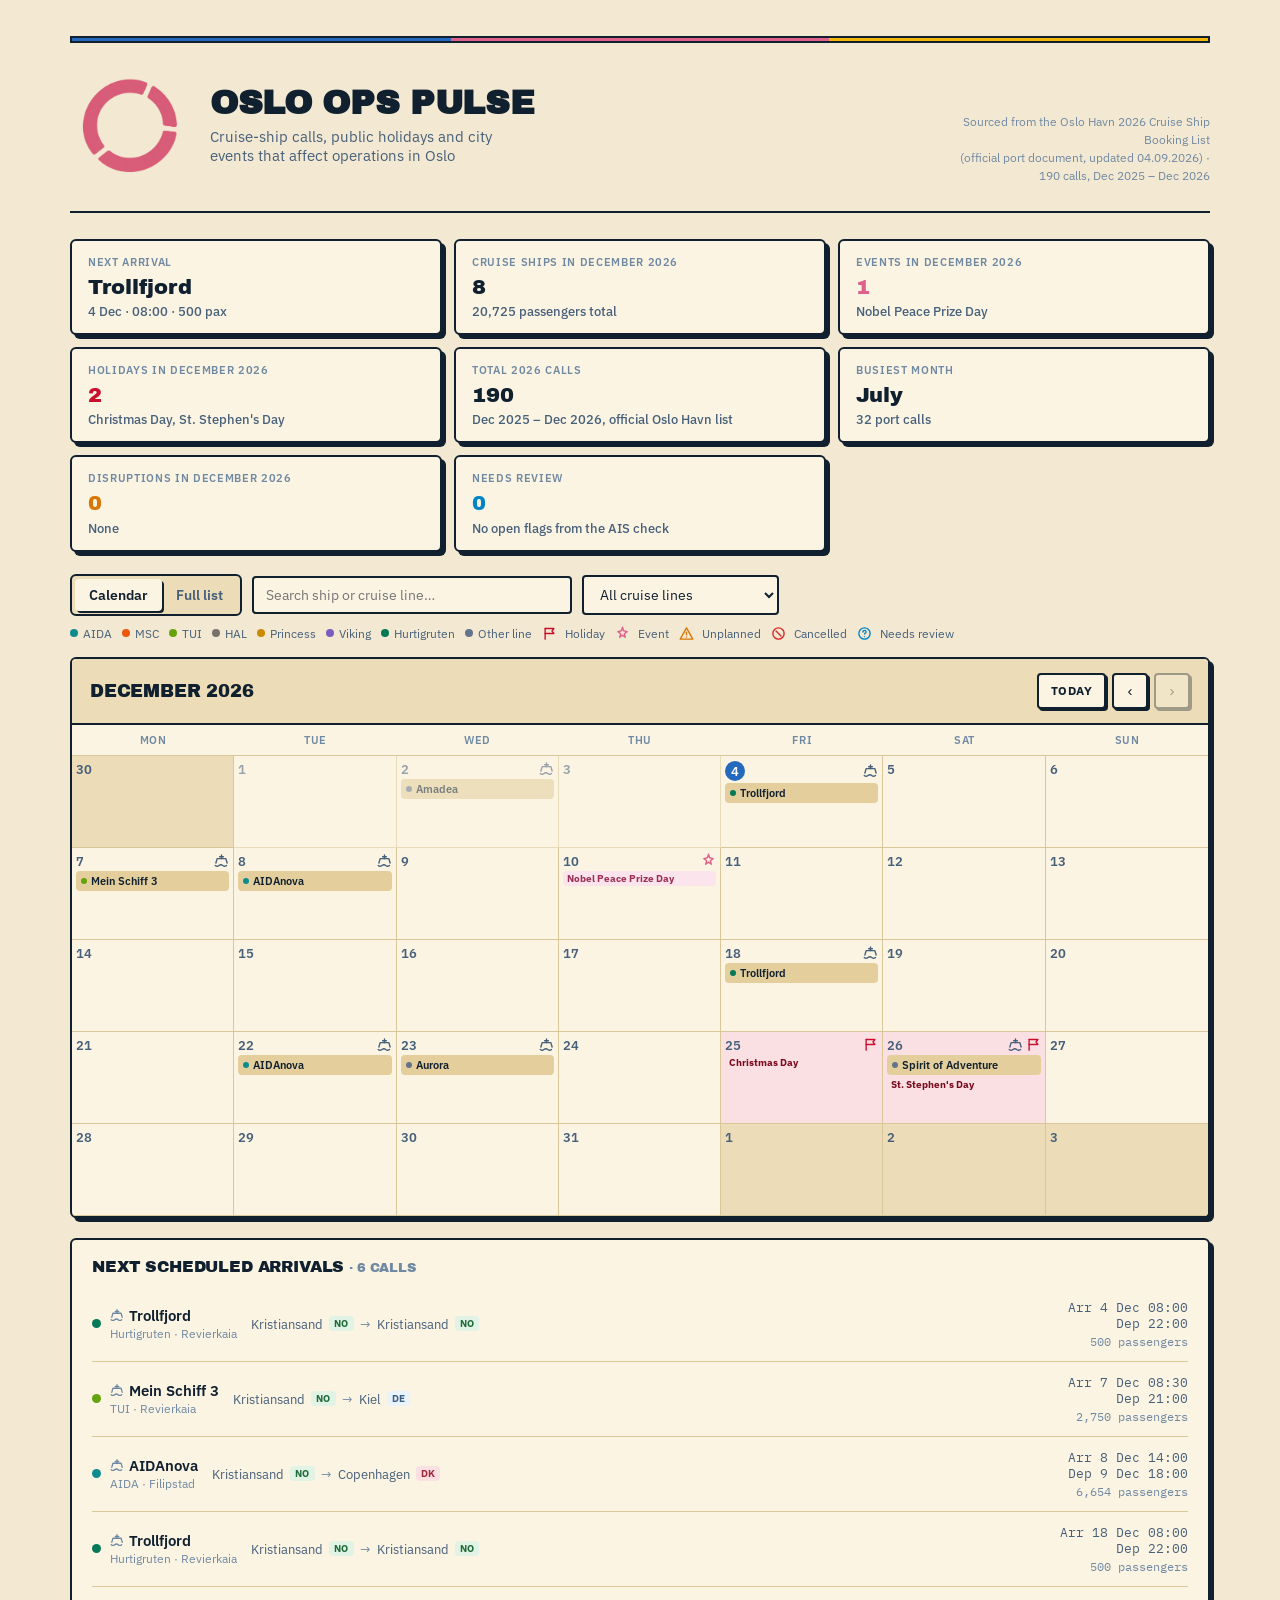
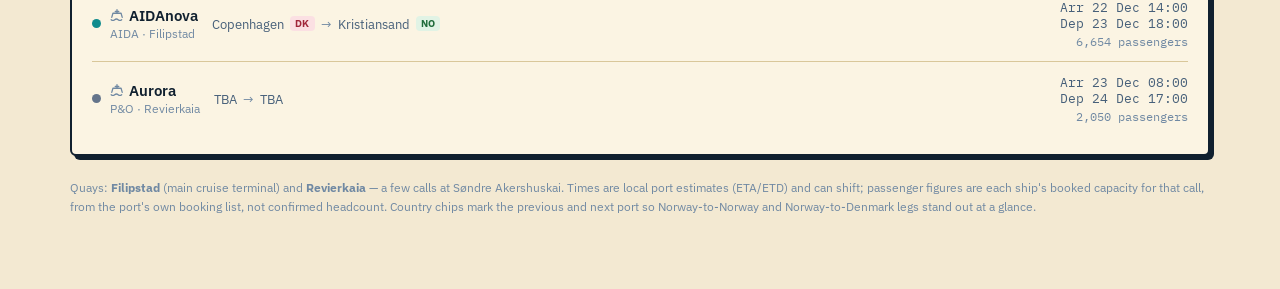
<file: index.html>
<!doctype html>
<html lang="en">
<head>
<meta charset="UTF-8" />
<meta name="viewport" content="width=device-width, initial-scale=1.0" />
<title>Oslo Ops Pulse</title>
<link rel="icon" href="favicon.ico" sizes="any">
<link rel="icon" href="icon-192.png" type="image/png" sizes="192x192">
<link rel="apple-touch-icon" href="icon-180.png">
<link rel="manifest" href="manifest.webmanifest">
<meta name="theme-color" content="#2569BE">
<link rel="preconnect" href="https://fonts.googleapis.com">
<link rel="preconnect" href="https://fonts.gstatic.com" crossorigin>
<link href="https://fonts.googleapis.com/css2?family=Archivo+Black&family=IBM+Plex+Sans:wght@400;500;600;700&family=IBM+Plex+Mono:wght@400;500;600&display=swap" rel="stylesheet">
<link rel="stylesheet" href="styles.css">
</head>
<body>
<div class="wrap">
  <div class="deco-bar"></div>

  <header class="top">
    <div class="brand">
      <img class="brand-logo" src="logo-pink.png" alt="Oslo Ops Pulse" width="120" height="120">
      <div>
        <h1>Oslo Ops Pulse</h1>
        <p>Cruise-ship calls, public holidays and city events that affect operations in Oslo </p>
      </div>
    </div>
    <div class="source-note">
      Sourced from the Oslo Havn 2026 Cruise Ship Booking List<br>
      (official port document, updated 04.09.2026) · 190 calls, Dec 2025 – Dec 2026
    </div>
  </header>

  <div class="stats" id="stats"></div>

  <div class="controls">
    <div class="segmented" id="viewToggle">
      <button data-view="calendar" class="active">Calendar</button>
      <button data-view="agenda">Full list</button>
    </div>
    <input type="search" id="search" placeholder="Search ship or cruise line…">
    <select id="lineFilter"><option value="">All cruise lines</option></select>
    <div class="spacer"></div>
    <div class="legend" id="legend"></div>
  </div>

  <section id="calendarView">
    <div class="cal-card">
      <div class="cal-nav">
        <h2 id="monthLabel"></h2>
        <div class="nav-btns">
          <button class="today-btn" id="btnToday">Today</button>
          <button id="btnPrev" aria-label="Previous month">‹</button>
          <button id="btnNext" aria-label="Next month">›</button>
        </div>
      </div>
      <div class="cal-grid" id="calDow"></div>
      <div class="cal-grid" id="calGrid"></div>
    </div>

    <div class="detail" id="detail"></div>
  </section>

  <section id="agendaView" hidden>
    <div class="agenda">
      <div class="agenda-scroll" id="agendaList"></div>
    </div>
  </section>

  <footer>
    Quays: <strong>Filipstad</strong> (main cruise terminal) and <strong>Revierkaia</strong> — a few calls at Søndre Akershuskai.
    Times are local port estimates (ETA/ETD) and can shift; passenger figures are each ship's booked capacity for that call, from the port's own booking list, not confirmed headcount.
    Country chips mark the previous and next port so Norway-to-Norway and Norway-to-Denmark legs stand out at a glance.
  </footer>
</div>

<script src="app.js"></script>
</body>
</html>
</file>
<file: styles.css>
:root{
  --bg:#F3E9D2;
  --surface:#FBF4E3;
  --surface-2:#ECDDB8;
  --surface-3:#E3CE9C;
  --ink:#10202F;
  --ink-dim:#47607A;
  --ink-faint:#7089A3;
  --border:#D9C79A;
  --border-strong:#10202F;
  --accent:#2569BE;
  --accent-ink:#FFFFFF;
  --accent-soft:#E4F0FC;
  --shadow: 4px 4px 0 var(--border-strong);
  --shadow-sm: 2px 2px 0 var(--border-strong);
  --c-mustard:#F2B705;

  --c-aida:#0F8B8D;
  --c-msc:#EA580C;
  --c-tui:#65A30D;
  --c-hal:#78716C;
  --c-princess:#CA8A04;
  --c-viking:#7C5CBF;
  --c-hurtigruten:#047857;
  --c-other:#64748B;

  --chip-no-bg:#E1F3E5; --chip-no-ink:#1F6B3A;
  --chip-dk-bg:#FBE0E3; --chip-dk-ink:#A0263A;
  --chip-de-bg:#EAF2FB; --chip-de-ink:#3C5E80;
  --chip-def-bg:#EEF4FB; --chip-def-ink:#5B7690;

  --c-holiday:#C8102E;
  --c-holiday-soft:#FBE0E3;
  --c-holiday-ink:#7A0A1D;
  --c-event:#E0608C;
  --c-event-soft:#FCE4EC;
  --c-event-ink:#9C2F55;
  --c-unplanned:#D97706;
  --c-unplanned-soft:#FDF0DC;
  --c-unplanned-ink:#8A4B06;
  --c-cancelled:#DC2626;
  --c-cancelled-soft:#FDE7E7;
  --c-cancelled-ink:#8A1616;
  --c-review:#0284C7;
  --c-review-soft:#DCEEFB;
  --c-review-ink:#075985;
}
@media (prefers-color-scheme: dark){
  :root:not([data-theme="light"]){
    --bg:#0B1620;
    --surface:#101F2C;
    --surface-2:#152736;
    --surface-3:#1C3244;
    --ink:#E8F1FB;
    --ink-dim:#A9C1D6;
    --ink-faint:#7A93AB;
    --border:#1F3548;
    --border-strong:#3D5A75;
    --accent:#70AEE8;
    --accent-ink:#0A1826;
    --accent-soft:#193249;
    --shadow: 4px 4px 0 var(--border-strong);
    --shadow-sm: 2px 2px 0 var(--border-strong);
    --c-mustard:#FFD34D;

    --c-aida:#2DD4CF;
    --c-msc:#FB923C;
    --c-tui:#A3E635;
    --c-hal:#B8AFA6;
    --c-princess:#EAB308;
    --c-viking:#B49AE8;
    --c-hurtigruten:#34D399;
    --c-other:#9FB4C9;

    --chip-no-bg:#173820; --chip-no-ink:#8FE0A8;
    --chip-dk-bg:#3A1620; --chip-dk-ink:#F0A0AE;
    --chip-de-bg:#1C2C3C; --chip-de-ink:#B9CEE0;
    --chip-def-bg:#152736; --chip-def-ink:#9FB4C9;

    --c-holiday:#F0637C;
    --c-holiday-soft:#3A1620;
    --c-holiday-ink:#F5A3B2;
    --c-event:#FCA7B5;
    --c-event-soft:#3A2430;
    --c-event-ink:#F7C3D2;
    --c-unplanned:#FBBF24;
    --c-unplanned-soft:#3A2A10;
    --c-unplanned-ink:#FDDD93;
    --c-cancelled:#FF6B6B;
    --c-cancelled-soft:#3A1616;
    --c-cancelled-ink:#FFADAD;
    --c-review:#38BDF8;
    --c-review-soft:#123247;
    --c-review-ink:#BAE6FD;
  }
}
:root[data-theme="dark"]{
  --bg:#0B1620;
  --surface:#101F2C;
  --surface-2:#152736;
  --surface-3:#1C3244;
  --ink:#E8F1FB;
  --ink-dim:#A9C1D6;
  --ink-faint:#7A93AB;
  --border:#1F3548;
  --border-strong:#3D5A75;
  --accent:#70AEE8;
  --accent-ink:#0A1826;
  --accent-soft:#193249;
  --shadow: 4px 4px 0 var(--border-strong);
  --shadow-sm: 2px 2px 0 var(--border-strong);
  --c-mustard:#FFD34D;

  --c-aida:#2DD4CF;
  --c-msc:#FB923C;
  --c-tui:#A3E635;
  --c-hal:#B8AFA6;
  --c-princess:#EAB308;
  --c-viking:#B49AE8;
  --c-hurtigruten:#34D399;
  --c-other:#9FB4C9;

  --chip-no-bg:#173820; --chip-no-ink:#8FE0A8;
  --chip-dk-bg:#3A1620; --chip-dk-ink:#F0A0AE;
  --chip-de-bg:#1C2C3C; --chip-de-ink:#B9CEE0;
  --chip-def-bg:#152736; --chip-def-ink:#9FB4C9;

  --c-holiday:#F0637C;
  --c-holiday-soft:#3A1620;
  --c-holiday-ink:#F5A3B2;
  --c-event:#FCA7B5;
  --c-event-soft:#3A2430;
  --c-event-ink:#F7C3D2;
  --c-unplanned:#FBBF24;
  --c-unplanned-soft:#3A2A10;
  --c-unplanned-ink:#FDDD93;
  --c-cancelled:#FF6B6B;
  --c-cancelled-soft:#3A1616;
  --c-cancelled-ink:#FFADAD;
  --c-review:#38BDF8;
  --c-review-soft:#123247;
  --c-review-ink:#BAE6FD;
}

*{box-sizing:border-box;}
body{
  background:var(--bg);
  color:var(--ink);
  font-family:'IBM Plex Sans', ui-sans-serif, system-ui, sans-serif;
  -webkit-font-smoothing:antialiased;
}
h1,h2,h3,.display{
  font-family:'Archivo Black', ui-sans-serif, system-ui, sans-serif;
  text-wrap:balance;
  letter-spacing:-0.01em;
  text-transform:uppercase;
}
.mono{ font-family:'IBM Plex Mono', ui-monospace, monospace; font-variant-numeric: tabular-nums; }

.wrap{ max-width:1180px; margin:0 auto; padding:28px 20px 64px; }

.deco-bar{
  height:7px; border-radius:0; margin-bottom:22px;
  background: linear-gradient(to right,
    var(--accent) 0 33.33%,
    var(--c-event) 33.33% 66.66%,
    var(--c-mustard) 66.66% 100%);
  border:2px solid var(--border-strong);
}

/* header */
header.top{
  display:flex; align-items:flex-end; justify-content:space-between; gap:20px;
  flex-wrap:wrap;
  padding-bottom:26px; margin-bottom:26px;
  border-bottom:2px solid var(--border-strong);
}
.brand{ display:flex; align-items:center; gap:20px; min-width:0; }
.brand svg{ flex:none; }
.brand-logo{ flex:none; display:block; object-fit:contain; width:120px; height:120px; }
.brand h1{ font-size:34px; font-weight:700; margin:0; line-height:1.05; }
.brand p{ margin:6px 0 0; color:var(--ink-dim); font-size:15px; max-width:34ch; }
.source-note{
  text-align:right; font-size:12px; color:var(--ink-faint); line-height:1.5; max-width:260px;
}
.source-note a{ color:var(--ink-dim); }

@media (max-width:640px){
  .wrap{ padding:16px 12px 48px; }
  header.top{ padding-bottom:16px; margin-bottom:18px; gap:12px; }
  .brand{ gap:14px; }
  .brand svg{ width:32px; height:32px; }
  .brand-logo{ width:84px; height:84px; }
  .brand h1{ font-size:23px; }
  .brand p{ font-size:12.5px; }
  .source-note{ text-align:left; max-width:none; font-size:11px; }
}

/* stats */
.stats{
  display:grid; grid-template-columns:repeat(3,1fr); gap:12px; margin-bottom:22px;
}
@media (max-width:800px){ .stats{ grid-template-columns:repeat(2,1fr); } }
.stat{
  background:var(--surface); border:2px solid var(--border-strong); border-radius:6px;
  padding:14px 16px; box-shadow:var(--shadow);
}
.stat .label{ font-size:11px; text-transform:uppercase; letter-spacing:.06em; color:var(--ink-faint); font-weight:600; }
.stat .value{ font-family:'Archivo Black',sans-serif; text-transform:none; font-size:21px; font-weight:400; margin-top:6px; line-height:1.2; }
.stat .value .sub{ font-family:'IBM Plex Sans',sans-serif; font-weight:500; text-transform:none; font-size:12.5px; color:var(--ink-dim); display:block; margin-top:4px; }
@media (max-width:640px){
  .stats{ grid-template-columns:repeat(2,1fr); gap:8px; margin-bottom:16px; }
  .stat{ padding:10px 11px; border-radius:6px; }
  .stat .label{ font-size:10px; }
  .stat .value{ font-size:16.5px; }
  .stat .value .sub{ font-size:11px; }
}

/* controls */
.controls{
  display:flex; align-items:center; gap:10px; flex-wrap:wrap; margin-bottom:16px;
}
.segmented{
  display:inline-flex; background:var(--surface-2); border:2px solid var(--border-strong); border-radius:6px; padding:3px;
}
.segmented button{
  border:none; background:transparent; padding:7px 14px; font-size:13.5px; font-weight:600;
  color:var(--ink-dim); border-radius:4px; cursor:pointer; font-family:inherit;
}
.segmented button.active{ background:var(--surface); color:var(--ink); box-shadow:var(--shadow-sm); }
input[type="search"], select{
  font-family:'IBM Plex Sans',sans-serif; font-size:13.5px; color:var(--ink);
  background:var(--surface); border:2px solid var(--border-strong); border-radius:4px; padding:8px 12px;
}
input[type="search"]{ min-width:220px; flex:1; max-width:320px; }
input[type="search"]:focus, select:focus, button:focus-visible{
  outline:2px solid var(--accent); outline-offset:1px;
}
.spacer{ flex:1; }
.legend{ display:flex; gap:10px; flex-wrap:wrap; font-size:12px; color:var(--ink-dim); }
.legend .dot{ width:8px; height:8px; border-radius:50%; display:inline-block; margin-right:5px; }
.legend-item{ display:flex; align-items:center; }
.legend-item svg{ width:15px; height:15px; margin-right:5px; flex:none; }
@media (max-width:640px){
  .controls{ gap:8px; margin-bottom:12px; }
  .segmented{ flex:1 1 100%; }
  .segmented button{ flex:1; padding:8px 10px; text-align:center; }
  input[type="search"]{ flex:1 1 100%; max-width:none; min-width:0; }
  select{ flex:1 1 100%; }
  .legend{ order:1; width:100%; font-size:11px; gap:8px 12px; }
}

/* calendar */
.cal-card{
  background:var(--surface); border:2px solid var(--border-strong); border-radius:6px; box-shadow:var(--shadow);
  overflow:hidden; margin-bottom:20px;
}
.cal-nav{
  display:flex; align-items:center; justify-content:space-between; padding:14px 18px;
  border-bottom:2px solid var(--border-strong); background:var(--surface-2);
}
.cal-nav h2{ font-size:18px; margin:0; font-weight:400; }
.nav-btns{ display:flex; gap:6px; }
.nav-btns button{
  width:36px; height:36px; border-radius:4px; border:2px solid var(--border-strong); background:var(--surface);
  color:var(--ink); font-size:15px; cursor:pointer; display:flex; align-items:center; justify-content:center;
  box-shadow:var(--shadow-sm);
}
.nav-btns button:disabled{ opacity:.35; cursor:not-allowed; }
.nav-btns button.today-btn{ width:auto; padding:0 12px; font-size:12px; font-weight:700; font-family:'IBM Plex Sans',sans-serif; text-transform:uppercase; letter-spacing:.04em; }

.cal-grid{ display:grid; grid-template-columns:repeat(7,1fr); }
.cal-dow{
  padding:8px 4px; text-align:center; font-size:11px; font-weight:600; letter-spacing:.05em;
  color:var(--ink-faint); text-transform:uppercase; border-bottom:1px solid var(--border);
}
.cal-day{
  min-height:92px; padding:5px 4px 6px; border-right:1px solid var(--border); border-bottom:1px solid var(--border);
  position:relative; cursor:default; display:flex; flex-direction:column; gap:2px;
}
.cal-day.pad{ background:var(--surface-2); }
.cal-day.clickable{ cursor:pointer; -webkit-tap-highlight-color:transparent; }
.cal-day.clickable:hover{ background:var(--surface-2); }
.cal-day:nth-child(7n){ border-right:none; }
.cal-day-top{ display:flex; align-items:center; justify-content:space-between; }
.cal-day .num{ font-size:12.5px; font-weight:600; color:var(--ink-dim); }
.cal-day.today .num{
  display:inline-flex; align-items:center; justify-content:center; width:20px; height:20px;
  background:var(--accent); color:var(--accent-ink); border-radius:50%;
}
.cal-day.past{ opacity:.55; }
.cal-day.selected{ outline:2px solid var(--accent); outline-offset:-2px; background:var(--accent-soft); z-index:1; }
.cal-day.is-holiday{ background:var(--c-holiday-soft); }
.cal-day.is-holiday.selected{ background:var(--accent-soft); }
.day-icons{ display:flex; gap:3px; align-items:center; }
.day-icons svg{ display:block; flex:none; width:15px; height:15px; }
.icon-ship{ color:var(--ink-dim); }
.icon-flag{ color:var(--c-holiday); }
.icon-event{ color:var(--c-event); }
.icon-alert{ color:var(--c-unplanned); }
.icon-cancel{ color:var(--c-cancelled); }
.icon-review{ color:var(--c-review); }
.ship-chip{
  font-size:10.8px; font-weight:600; padding:2px 6px 2px 5px; border-radius:4px; white-space:nowrap;
  overflow:hidden; text-overflow:ellipsis; display:flex; align-items:center; gap:4px;
  background:var(--surface-3); color:var(--ink); line-height:1.5;
}
.ship-chip .dot{ width:6px; height:6px; border-radius:50%; flex:none; }
.ship-chip.cancelled{ text-decoration:line-through; color:var(--ink-faint); border:1px solid var(--c-cancelled); background:var(--c-cancelled-soft); }
.dot-row .pdot.cancelled{ outline:2px solid var(--c-cancelled); outline-offset:1px; }
.ship-chip.review{ border:1px solid var(--c-review); background:var(--c-review-soft); }
.dot-row .pdot.review{ outline:2px dashed var(--c-review); outline-offset:1px; }
.cal-day .more{ font-size:10.5px; color:var(--ink-faint); padding-left:5px; font-weight:600; }
.dot-row{ display:flex; flex-wrap:wrap; gap:3px; align-items:center; margin-top:1px; }
.dot-row .pdot{ width:7px; height:7px; border-radius:50%; flex:none; }
.dot-row .pmore{ font-size:9.5px; font-weight:700; color:var(--ink-faint); }
.day-label{
  font-size:9.5px; font-weight:700; padding:1px 4px; border-radius:4px; white-space:nowrap;
  overflow:hidden; text-overflow:ellipsis; max-width:100%;
}
.day-label.holiday{ background:var(--c-holiday-soft); color:var(--c-holiday-ink); }
.day-label.event{ background:var(--c-event-soft); color:var(--c-event-ink); }
.day-label.unplanned{ background:var(--c-unplanned-soft); color:var(--c-unplanned-ink); }
.cal-day.is-unplanned{ background:var(--c-unplanned-soft); }
.cal-day.is-unplanned.selected{ background:var(--accent-soft); }

@media (max-width:640px){
  .cal-nav{ padding:11px 12px; }
  .cal-nav h2{ font-size:16px; }
  .cal-dow{ font-size:9.5px; padding:6px 2px; }
  .cal-day{ min-height:58px; padding:4px 3px 4px; gap:1px; }
  .cal-day .num{ font-size:11.5px; }
  .day-icons svg{ width:14px; height:14px; }
  .ship-chip, .day-label{ display:none; }
  .dot-row .pdot{ width:6px; height:6px; }
}

/* detail panel */
.detail{
  background:var(--surface); border:2px solid var(--border-strong); border-radius:6px; box-shadow:var(--shadow);
  padding:18px 20px; margin-bottom:20px;
}
.detail h3{ font-size:16px; margin:0 0 12px; font-weight:400; }
.detail h3 .count{ color:var(--ink-faint); font-weight:500; font-size:13px; }
.call-row{
  display:grid; grid-template-columns:auto 1fr auto; gap:14px; align-items:center;
  padding:12px 0; border-top:1px solid var(--border);
}
.call-row:first-of-type{ border-top:none; }
.call-ship{ display:flex; align-items:center; gap:9px; min-width:0; }
.call-ship .dot{ width:9px; height:9px; border-radius:50%; flex:none; }
.call-ship-name{ font-weight:600; font-size:14.5px; white-space:nowrap; display:inline-flex; align-items:center; gap:5px; }
.call-ship-name svg{ color:var(--ink-faint); width:14px; height:14px; }
.call-ship-name.cancelled{ text-decoration:line-through; color:var(--ink-faint); }
.call-line{ font-size:11.5px; color:var(--ink-faint); }
.cancel-badge{
  font-size:9.5px; font-weight:700; text-transform:uppercase; letter-spacing:.04em;
  padding:1px 6px; border-radius:4px; background:var(--c-cancelled-soft); color:var(--c-cancelled-ink);
  white-space:nowrap;
}
.cancel-reason{ font-size:11.5px; color:var(--c-cancelled-ink); margin-top:3px; }
.review-badge{
  font-size:9.5px; font-weight:700; text-transform:uppercase; letter-spacing:.04em;
  padding:1px 6px; border-radius:4px; background:var(--c-review-soft); color:var(--c-review-ink);
  white-space:nowrap;
}
.review-reason{ font-size:11.5px; color:var(--c-review-ink); margin-top:3px; }
.call-route{ font-size:12.5px; color:var(--ink-dim); display:flex; align-items:center; gap:6px; flex-wrap:wrap; }
.ccode{
  font-size:9.5px; font-weight:700; padding:1px 5px; border-radius:4px; letter-spacing:.03em;
  background:var(--chip-def-bg); color:var(--chip-def-ink);
}
.ccode.no{ background:var(--chip-no-bg); color:var(--chip-no-ink); }
.ccode.dk{ background:var(--chip-dk-bg); color:var(--chip-dk-ink); }
.ccode.de{ background:var(--chip-de-bg); color:var(--chip-de-ink); }
.call-times{ text-align:right; font-size:12.5px; white-space:nowrap; }
.call-times .t1{ font-weight:600; }
.call-times .arr, .call-times .dep{ display:block; color:var(--ink-dim); }
.call-times .pax{ display:block; margin-top:3px; font-size:11.5px; color:var(--ink-faint); }
.empty-note{ color:var(--ink-faint); font-size:13.5px; padding:8px 0; }

/* holiday / event cards */
.occasion-row{
  display:flex; gap:12px; padding:12px 0; border-top:1px solid var(--border);
}
.occasion-row:first-of-type{ border-top:none; }
.occasion-icon{
  flex:none; width:38px; height:38px; border-radius:6px; display:flex; align-items:center; justify-content:center;
}
.occasion-icon svg{ width:20px; height:20px; }
.occasion-row.holiday .occasion-icon{ background:var(--c-holiday-soft); color:var(--c-holiday); }
.occasion-row.event .occasion-icon{ background:var(--c-event-soft); color:var(--c-event); }
.occasion-row.unplanned .occasion-icon{ background:var(--c-unplanned-soft); color:var(--c-unplanned); }
.occasion-body{ min-width:0; }
.occasion-title{ font-weight:600; font-size:14.5px; display:flex; align-items:center; gap:8px; flex-wrap:wrap; }
.occasion-kind{
  font-size:10px; font-weight:700; text-transform:uppercase; letter-spacing:.04em; padding:1px 6px; border-radius:4px;
}
.occasion-row.holiday .occasion-kind{ background:var(--c-holiday-soft); color:var(--c-holiday-ink); }
.occasion-row.event .occasion-kind{ background:var(--c-event-soft); color:var(--c-event-ink); }
.occasion-row.unplanned .occasion-kind{ background:var(--c-unplanned-soft); color:var(--c-unplanned-ink); }
.occasion-auto{
  font-size:10px; font-weight:600; padding:1px 6px; border-radius:4px; border:1px dashed var(--ink-faint); color:var(--ink-dim);
}
.occasion-time{ font-size:12.5px; color:var(--ink-dim); margin-top:2px; }
.occasion-desc{ font-size:12.5px; color:var(--ink-dim); margin-top:5px; line-height:1.5; }
.occasion-link{ font-size:12px; margin-top:6px; display:inline-block; color:var(--accent); font-weight:600; text-decoration:none; }
.occasion-link:hover{ text-decoration:underline; }

@media (max-width:640px){
  .detail{ padding:14px 14px; border-radius:6px; }
  .call-row{ grid-template-columns:1fr; gap:6px; padding:11px 0; }
  .call-times{ text-align:left; }
  .call-times .arr, .call-times .dep{ display:inline; margin-right:10px; }
  .occasion-row{ gap:10px; }
  .occasion-icon{ width:32px; height:32px; }
  .occasion-icon svg{ width:17px; height:17px; }
}

/* agenda */
.agenda{ background:var(--surface); border:2px solid var(--border-strong); border-radius:6px; box-shadow:var(--shadow); overflow:hidden; }
.agenda-scroll{ max-height:640px; overflow-y:auto; }
.month-head{
  position:sticky; top:0; background:var(--surface-2); padding:8px 20px; font-size:12px; font-weight:700;
  text-transform:uppercase; letter-spacing:.06em; color:var(--ink-dim); border-bottom:1px solid var(--border); border-top:1px solid var(--border);
  z-index:1;
}
.agenda-row{
  display:grid; grid-template-columns:52px 1fr auto; gap:14px; padding:11px 20px; border-bottom:1px solid var(--border);
  align-items:center;
}
.agenda-row.today-row{ background:var(--accent-soft); }
.agenda-row:hover{ background:var(--surface-2); }
.ad-date{ text-align:center; }
.ad-date .dow{ font-size:10px; color:var(--ink-faint); text-transform:uppercase; font-weight:700; }
.ad-date .dnum{ font-size:18px; font-weight:400; font-family:'Archivo Black',sans-serif; line-height:1.1; }
.ad-ship{ display:flex; align-items:center; gap:9px; min-width:0; flex-wrap:wrap; }
.ad-ship .dot{ width:9px; height:9px; border-radius:50%; flex:none; }
.ad-ship-name{ font-weight:600; font-size:14px; }
.ad-ship-name.cancelled{ text-decoration:line-through; color:var(--ink-faint); }
.stat .value .review-count{ color:var(--c-review); }
.ad-line{ font-size:11.5px; color:var(--ink-faint); }
.ad-route{ font-size:12px; color:var(--ink-dim); display:flex; gap:5px; align-items:center; flex-wrap:wrap; width:100%; margin-top:2px; }
.ad-times{ text-align:right; font-size:12.5px; }
.ad-times .pax{ color:var(--ink-faint); font-size:11.5px; }
.no-results{ padding:32px 20px; text-align:center; color:var(--ink-faint); font-size:13.5px; }

.agenda-occasion{
  display:flex; align-items:center; gap:10px; padding:9px 20px; border-bottom:1px solid var(--border); font-size:12.5px;
}
.agenda-occasion.holiday{ background:var(--c-holiday-soft); color:var(--c-holiday-ink); }
.agenda-occasion.event{ background:var(--c-event-soft); color:var(--c-event-ink); }
.agenda-occasion.unplanned{ background:var(--c-unplanned-soft); color:var(--c-unplanned-ink); }
.agenda-occasion svg{ flex:none; width:15px; height:15px; }
.agenda-occasion b{ font-weight:700; }

@media (max-width:640px){
  .agenda-scroll{ max-height:none; }
  .month-head{ padding:7px 14px; }
  .agenda-row{ grid-template-columns:40px 1fr; gap:10px; padding:10px 14px; }
  .ad-date .dnum{ font-size:16px; }
  .ad-times{ grid-column:2; text-align:left; display:flex; gap:10px; flex-wrap:wrap; margin-top:2px; }
  .ad-times .pax{ order:3; }
  .agenda-occasion{ padding:8px 14px; }
}

footer{ margin-top:22px; font-size:11.5px; color:var(--ink-faint); line-height:1.7; }
footer a{ color:var(--ink-dim); }

[hidden]{ display:none !important; }
</file>
